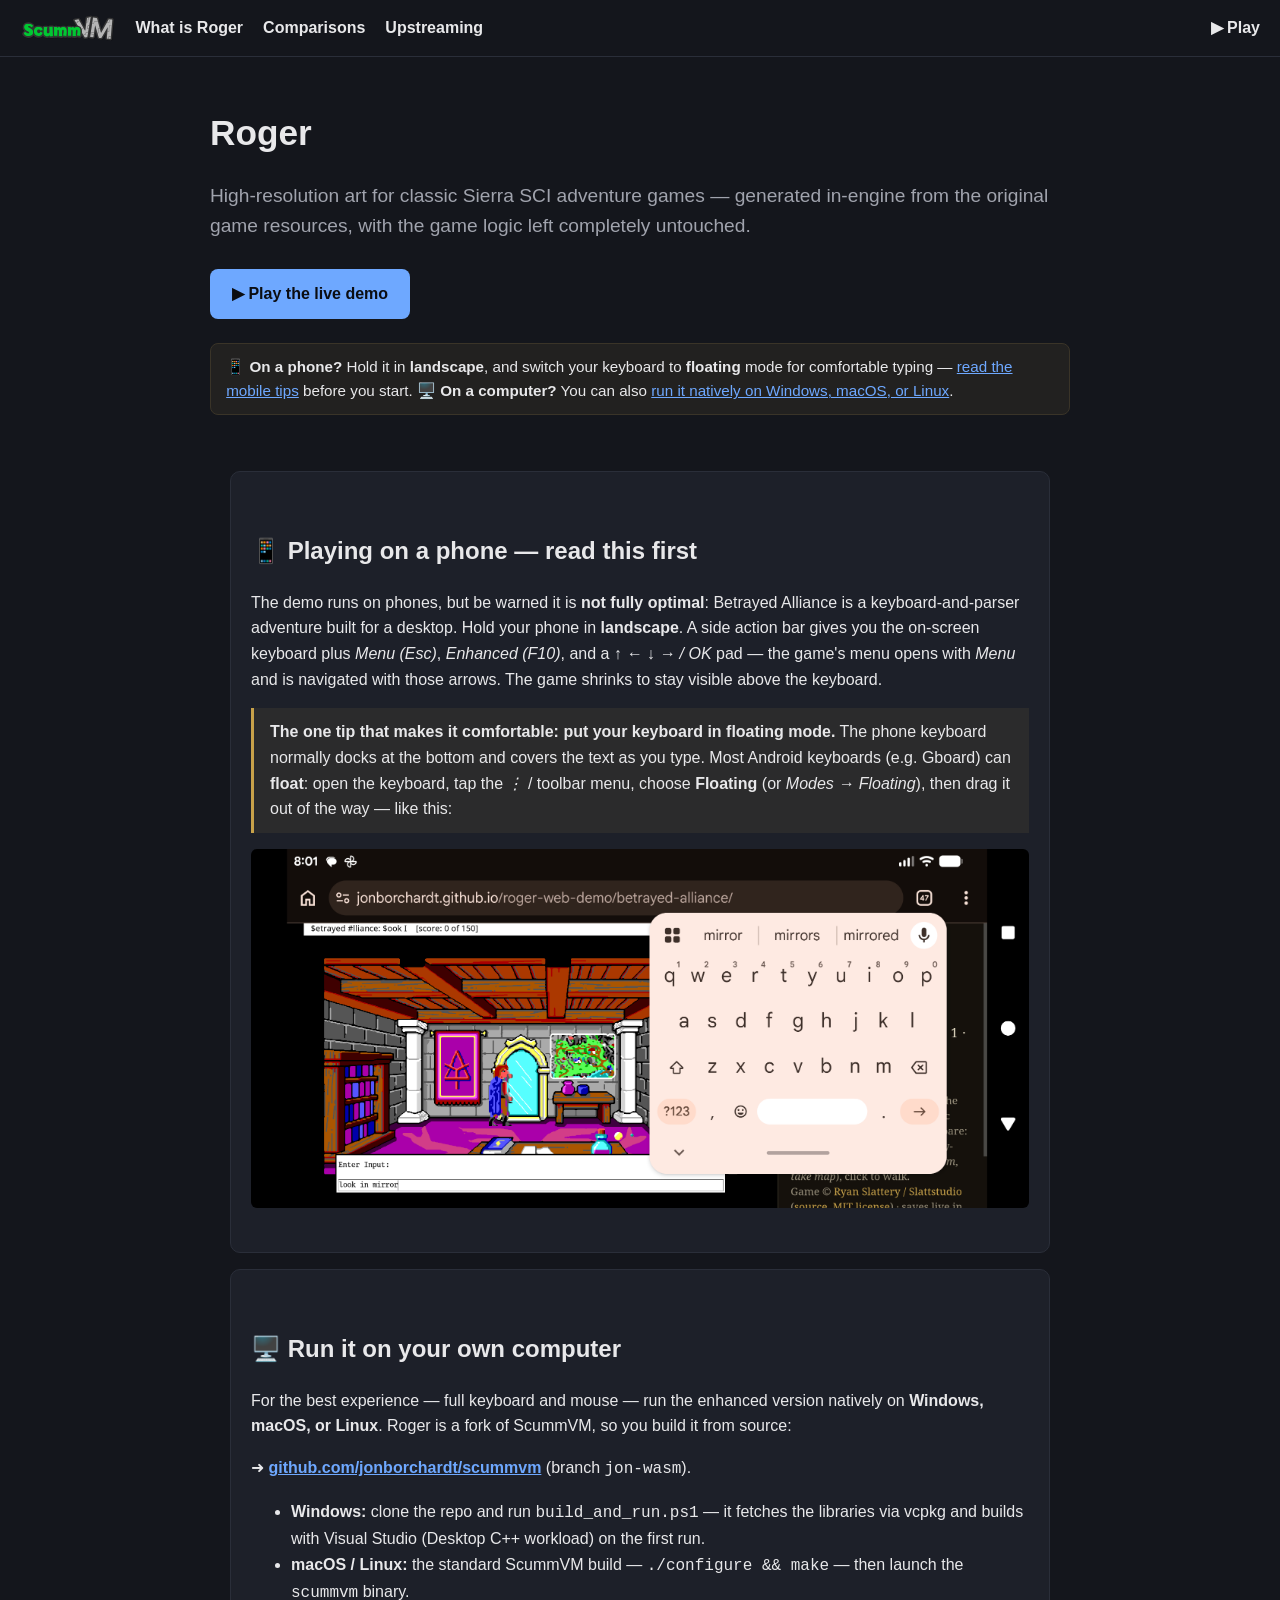
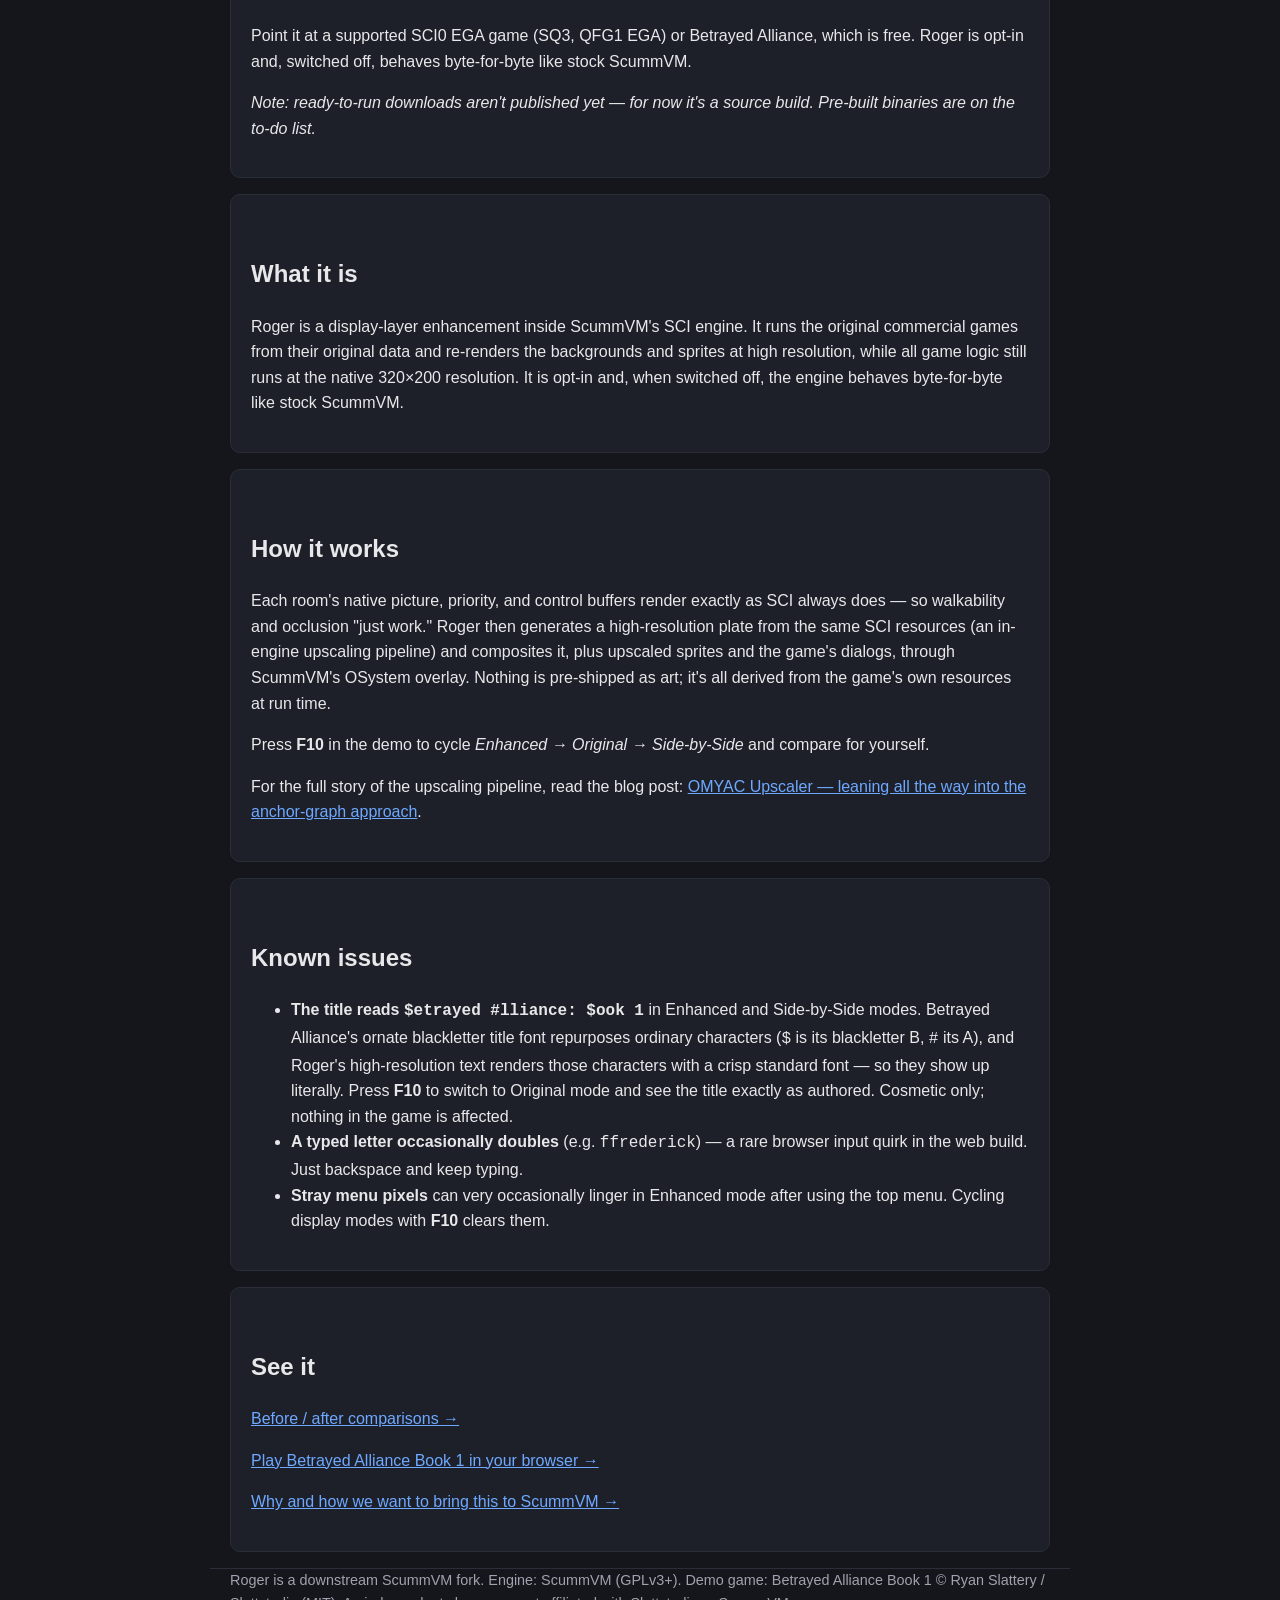
<file: site/index.html>
<!doctype html>
<html lang="en">
<head>
<meta charset="utf-8">
<meta name="viewport" content="width=device-width, initial-scale=1">
<title>Roger — high-res art for classic SCI adventures</title>
<link rel="stylesheet" href="style.css">
</head>
<body>
<nav class="nav">
  <img src="img/logo.svg" alt="Roger">
  <a href="index.html">What is Roger</a>
  <a href="comparisons.html">Comparisons</a>
  <a href="upstreaming.html">Upstreaming</a>
  <span class="spacer"></span>
  <a href="betrayed-alliance/">▶ Play</a>
</nav>

<header class="hero wrap">
  <h1>Roger</h1>
  <p class="lead">High-resolution art for classic Sierra SCI adventure games —
    generated in-engine from the original game resources, with the game logic
    left completely untouched.</p>
  <a class="btn" href="betrayed-alliance/">▶ Play the live demo</a>
  <p style="margin-top:1.1em; padding:.7em 1em; border:1px solid #3a3428; border-radius:8px; background:rgba(200,162,74,0.08); font-size:.95em;">
    📱 <strong>On a phone?</strong> Hold it in <strong>landscape</strong>, and switch your keyboard to
    <strong>floating</strong> mode for comfortable typing — <a href="#mobile">read the mobile tips</a> before you start.
    🖥️ <strong>On a computer?</strong> You can also <a href="#desktop">run it natively on Windows, macOS, or Linux</a>.
  </p>
</header>

<main class="wrap">
  <div class="card" id="mobile">
    <h2>📱 Playing on a phone — read this first</h2>
    <p>The demo runs on phones, but be warned it is <strong>not fully optimal</strong>:
      Betrayed Alliance is a keyboard-and-parser adventure built for a desktop. Hold your
      phone in <strong>landscape</strong>. A side action bar gives you the on-screen
      keyboard plus <em>Menu&nbsp;(Esc)</em>, <em>Enhanced&nbsp;(F10)</em>, and a
      <em>↑ ← ↓ →&nbsp;/&nbsp;OK</em> pad — the game's menu opens with <em>Menu</em> and
      is navigated with those arrows. The game shrinks to stay visible above the keyboard.</p>
    <p style="padding:.7em 1em; border-left:3px solid #c8a24a; background:rgba(200,162,74,0.08);">
      <strong>The one tip that makes it comfortable: put your keyboard in floating mode.</strong>
      The phone keyboard normally docks at the bottom and covers the text as you type. Most
      Android keyboards (e.g. Gboard) can <strong>float</strong>: open the keyboard, tap the
      <em>⋮</em> / toolbar menu, choose <strong>Floating</strong> (or <em>Modes → Floating</em>),
      then drag it out of the way — like this:</p>
    <p><img src="img/floating-keyboard.png"
         alt="Betrayed Alliance running on a phone with the keyboard set to floating mode and moved aside"
         style="max-width:100%;height:auto;border-radius:6px;"></p>
  </div>

  <div class="card" id="desktop">
    <h2>🖥️ Run it on your own computer</h2>
    <p>For the best experience — full keyboard and mouse — run the enhanced version
      natively on <strong>Windows, macOS, or Linux</strong>. Roger is a fork of ScummVM,
      so you build it from source:</p>
    <p>➜ <a href="https://github.com/jonborchardt/scummvm" target="_blank" rel="noopener"><strong>github.com/jonborchardt/scummvm</strong></a>
      (branch <code>jon-wasm</code>).</p>
    <ul>
      <li><strong>Windows:</strong> clone the repo and run <code>build_and_run.ps1</code>
        — it fetches the libraries via vcpkg and builds with Visual Studio (Desktop C++
        workload) on the first run.</li>
      <li><strong>macOS / Linux:</strong> the standard ScummVM build —
        <code>./configure &amp;&amp; make</code> — then launch the <code>scummvm</code> binary.</li>
    </ul>
    <p>Point it at a supported SCI0 EGA game (SQ3, QFG1 EGA) or Betrayed Alliance, which is
      free. Roger is opt-in and, switched off, behaves byte-for-byte like stock ScummVM.</p>
    <p><em>Note: ready-to-run downloads aren't published yet — for now it's a source build.
      Pre-built binaries are on the to-do list.</em></p>
  </div>

  <div class="card">
    <h2>What it is</h2>
    <p>Roger is a display-layer enhancement inside ScummVM's SCI engine. It runs
      the original commercial games from their original data and re-renders the
      backgrounds and sprites at high resolution, while all game logic still runs
      at the native 320×200 resolution. It is opt-in and, when switched off, the
      engine behaves byte-for-byte like stock ScummVM.</p>
  </div>

  <div class="card">
    <h2>How it works</h2>
    <p>Each room's native picture, priority, and control buffers render exactly as
      SCI always does — so walkability and occlusion "just work." Roger then
      generates a high-resolution plate from the same SCI resources (an in-engine
      upscaling pipeline) and composites it, plus upscaled sprites and the game's
      dialogs, through ScummVM's OSystem overlay. Nothing is pre-shipped as art;
      it's all derived from the game's own resources at run time.</p>
    <p>Press <strong>F10</strong> in the demo to cycle
      <em>Enhanced → Original → Side-by-Side</em> and compare for yourself.</p>
    <p>For the full story of the upscaling pipeline, read the blog post:
      <a href="https://jonb.hashnode.dev/omyac-upscaler-leaning-all-the-way-into-the-anchor-graph-approach"
      target="_blank" rel="noopener">OMYAC Upscaler — leaning all the way into
      the anchor-graph approach</a>.</p>
  </div>

  <div class="card" id="known-issues">
    <h2>Known issues</h2>
    <ul>
      <li><strong>The title reads <code>$etrayed #lliance: $ook 1</code></strong> in
        Enhanced and Side-by-Side modes. Betrayed Alliance's ornate blackletter title
        font repurposes ordinary characters (<code>$</code> is its blackletter B,
        <code>#</code> its A), and Roger's high-resolution text renders those
        characters with a crisp standard font — so they show up literally. Press
        <strong>F10</strong> to switch to Original mode and see the title exactly as
        authored. Cosmetic only; nothing in the game is affected.</li>
      <li><strong>A typed letter occasionally doubles</strong> (e.g.
        <code>ffrederick</code>) — a rare browser input quirk in the web build.
        Just backspace and keep typing.</li>
      <li><strong>Stray menu pixels</strong> can very occasionally linger in Enhanced
        mode after using the top menu. Cycling display modes with <strong>F10</strong>
        clears them.</li>
    </ul>
  </div>

  <div class="card">
    <h2>See it</h2>
    <p><a href="comparisons.html">Before / after comparisons →</a></p>
    <p><a href="betrayed-alliance/">Play Betrayed Alliance Book 1 in your browser →</a></p>
    <p><a href="upstreaming.html">Why and how we want to bring this to ScummVM →</a></p>
  </div>
</main>

<footer class="wrap">
  Roger is a downstream ScummVM fork. Engine: ScummVM (GPLv3+). Demo game:
  Betrayed Alliance Book 1 © Ryan Slattery / Slattstudio (MIT). An independent
  showcase, not affiliated with Slattstudio or ScummVM.
</footer>
</body>
</html>
</file>
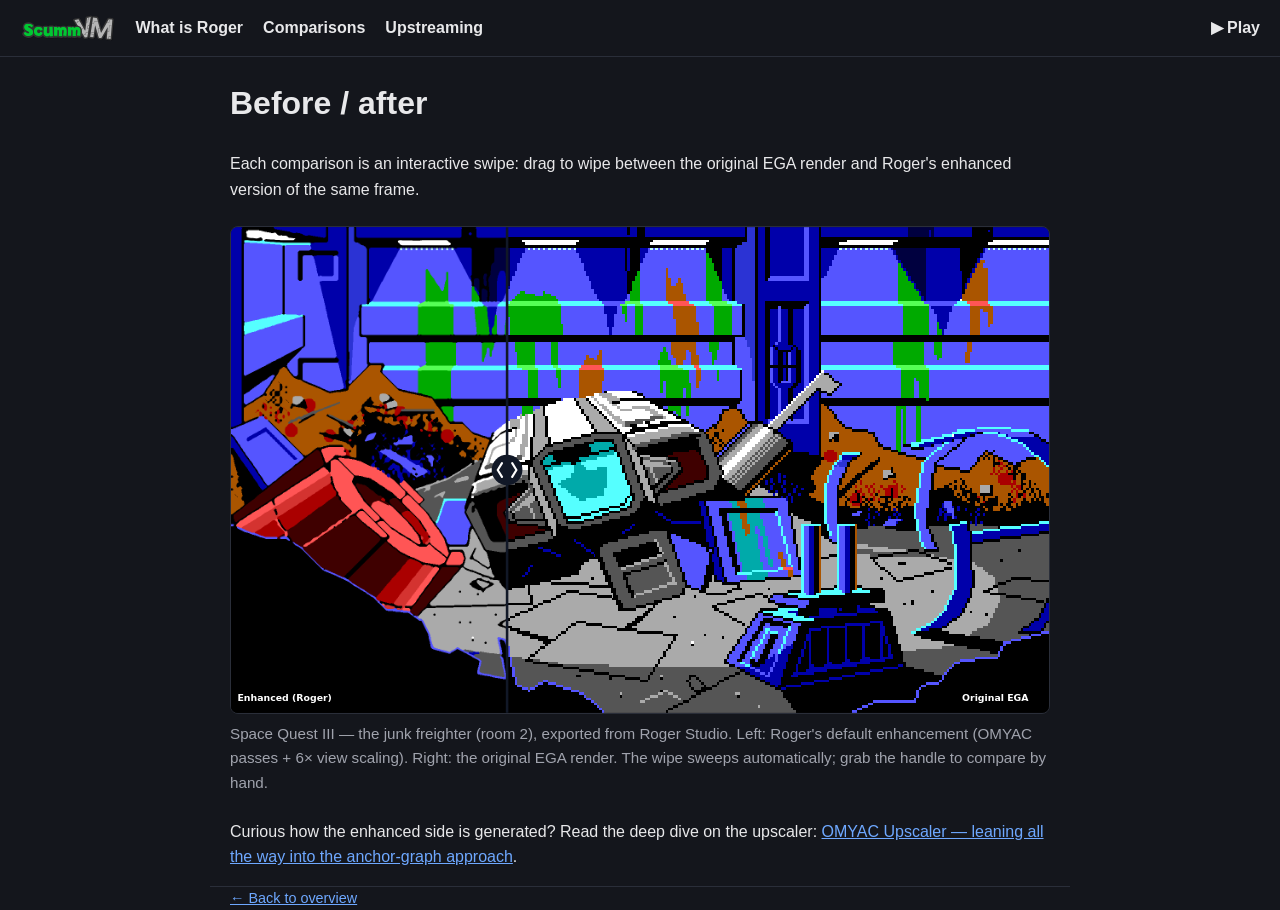
<file: site/comparisons.html>
<!doctype html>
<html lang="en">
<head>
<meta charset="utf-8">
<meta name="viewport" content="width=device-width, initial-scale=1">
<title>Roger — before / after comparisons</title>
<link rel="stylesheet" href="style.css">
</head>
<body>
<nav class="nav">
  <img src="img/logo.svg" alt="Roger">
  <a href="index.html">What is Roger</a>
  <a href="comparisons.html">Comparisons</a>
  <a href="upstreaming.html">Upstreaming</a>
  <span class="spacer"></span>
  <a href="betrayed-alliance/">▶ Play</a>
</nav>

<main class="wrap">
  <h1>Before / after</h1>
  <p>Each comparison is an interactive swipe: drag to wipe between the original
    EGA render and Roger's enhanced version of the same frame.</p>

  <!-- TEMPLATE — copy one block per exported swipe, replacing NAME + caption:
  <div class="compare">
    <object type="image/svg+xml" data="svg/NAME.svg">
      Your browser can't display this SVG comparison.
    </object>
    <div class="caption">Scene name — what to notice.</div>
  </div>
  -->

  <div class="compare">
    <object type="image/svg+xml" data="svg/sq3-room2-enhanced-vs-original-animated.svg">
      Your browser can't display this SVG comparison.
    </object>
    <div class="caption">Space Quest III — the junk freighter (room 2), exported
      from Roger Studio. Left: Roger's default enhancement (OMYAC passes +
      6&times; view scaling). Right: the original EGA render. The wipe sweeps
      automatically; grab the handle to compare by hand.</div>
  </div>

  <p>Curious how the enhanced side is generated? Read the deep dive on the
    upscaler: <a href="https://jonb.hashnode.dev/omyac-upscaler-leaning-all-the-way-into-the-anchor-graph-approach"
    target="_blank" rel="noopener">OMYAC Upscaler — leaning all the way into the
    anchor-graph approach</a>.</p>
</main>

<footer class="wrap">
  <a href="index.html">← Back to overview</a>
</footer>
</body>
</html>
</file>
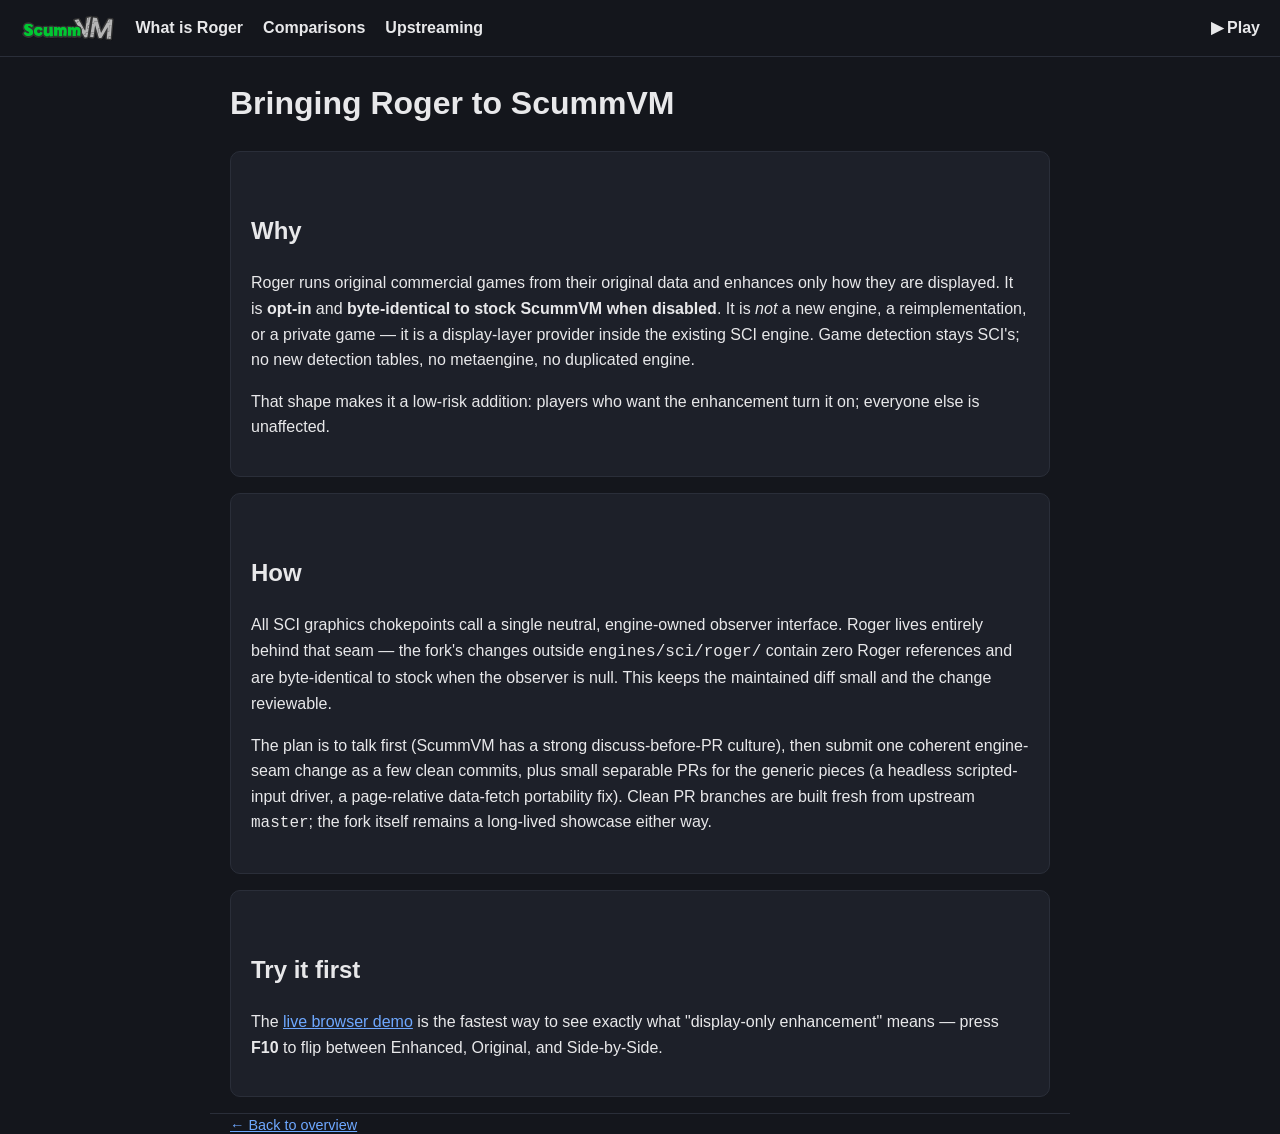
<file: site/upstreaming.html>
<!doctype html>
<html lang="en">
<head>
<meta charset="utf-8">
<meta name="viewport" content="width=device-width, initial-scale=1">
<title>Roger — bringing it to ScummVM</title>
<link rel="stylesheet" href="style.css">
</head>
<body>
<nav class="nav">
  <img src="img/logo.svg" alt="Roger">
  <a href="index.html">What is Roger</a>
  <a href="comparisons.html">Comparisons</a>
  <a href="upstreaming.html">Upstreaming</a>
  <span class="spacer"></span>
  <a href="betrayed-alliance/">▶ Play</a>
</nav>

<main class="wrap">
  <h1>Bringing Roger to ScummVM</h1>

  <div class="card">
    <h2>Why</h2>
    <p>Roger runs original commercial games from their original data and enhances
      only how they are displayed. It is <strong>opt-in</strong> and
      <strong>byte-identical to stock ScummVM when disabled</strong>. It is
      <em>not</em> a new engine, a reimplementation, or a private game — it is a
      display-layer provider inside the existing SCI engine. Game detection stays
      SCI's; no new detection tables, no metaengine, no duplicated engine.</p>
    <p>That shape makes it a low-risk addition: players who want the enhancement
      turn it on; everyone else is unaffected.</p>
  </div>

  <div class="card">
    <h2>How</h2>
    <p>All SCI graphics chokepoints call a single neutral, engine-owned observer
      interface. Roger lives entirely behind that seam — the fork's changes
      outside <code>engines/sci/roger/</code> contain zero Roger references and
      are byte-identical to stock when the observer is null. This keeps the
      maintained diff small and the change reviewable.</p>
    <p>The plan is to talk first (ScummVM has a strong discuss-before-PR culture),
      then submit one coherent engine-seam change as a few clean commits, plus
      small separable PRs for the generic pieces (a headless scripted-input driver,
      a page-relative data-fetch portability fix). Clean PR branches are built
      fresh from upstream <code>master</code>; the fork itself remains a long-lived
      showcase either way.</p>
  </div>

  <div class="card">
    <h2>Try it first</h2>
    <p>The <a href="betrayed-alliance/">live browser demo</a> is the fastest way to
      see exactly what "display-only enhancement" means — press <strong>F10</strong>
      to flip between Enhanced, Original, and Side-by-Side.</p>
  </div>
</main>

<footer class="wrap">
  <a href="index.html">← Back to overview</a>
</footer>
</body>
</html>
</file>
<file: site/style.css>
:root {
  --bg: #14161c; --fg: #e8e8ea; --muted: #a0a3ad;
  --accent: #6ea8ff; --card: #1d2029; --border: #2a2e39;
  --maxw: 860px;
}
* { box-sizing: border-box; }
body {
  margin: 0; background: var(--bg); color: var(--fg);
  font: 16px/1.6 -apple-system, "Segoe UI", Roboto, sans-serif;
}
a { color: var(--accent); }
.wrap { max-width: var(--maxw); margin: 0 auto; padding: 0 20px; }
.nav {
  display: flex; align-items: center; gap: 20px;
  border-bottom: 1px solid var(--border); padding: 14px 20px;
}
.nav img { height: 28px; }
.nav a { color: var(--fg); text-decoration: none; font-weight: 600; }
.nav a:hover { color: var(--accent); }
.nav .spacer { flex: 1; }
.hero { padding: 48px 0 24px; }
.hero h1 { font-size: 2.2rem; margin: 0 0 12px; }
.hero p.lead { font-size: 1.2rem; color: var(--muted); }
.btn {
  display: inline-block; background: var(--accent); color: #0b0d12;
  font-weight: 700; text-decoration: none; padding: 12px 22px;
  border-radius: 8px; margin: 8px 0;
}
.btn:hover { filter: brightness(1.1); }
.card {
  background: var(--card); border: 1px solid var(--border);
  border-radius: 10px; padding: 20px; margin: 16px 0;
}
h2 { margin-top: 40px; }
.compare { margin: 24px 0; }
.compare object { width: 100%; max-width: 960px; display: block; border: 1px solid var(--border); border-radius: 8px; }
.compare .caption { color: var(--muted); font-size: 0.95rem; margin-top: 8px; }
footer { border-top: 1px solid var(--border); margin-top: 60px; padding: 24px 0; color: var(--muted); font-size: 0.9rem; }
</file>
